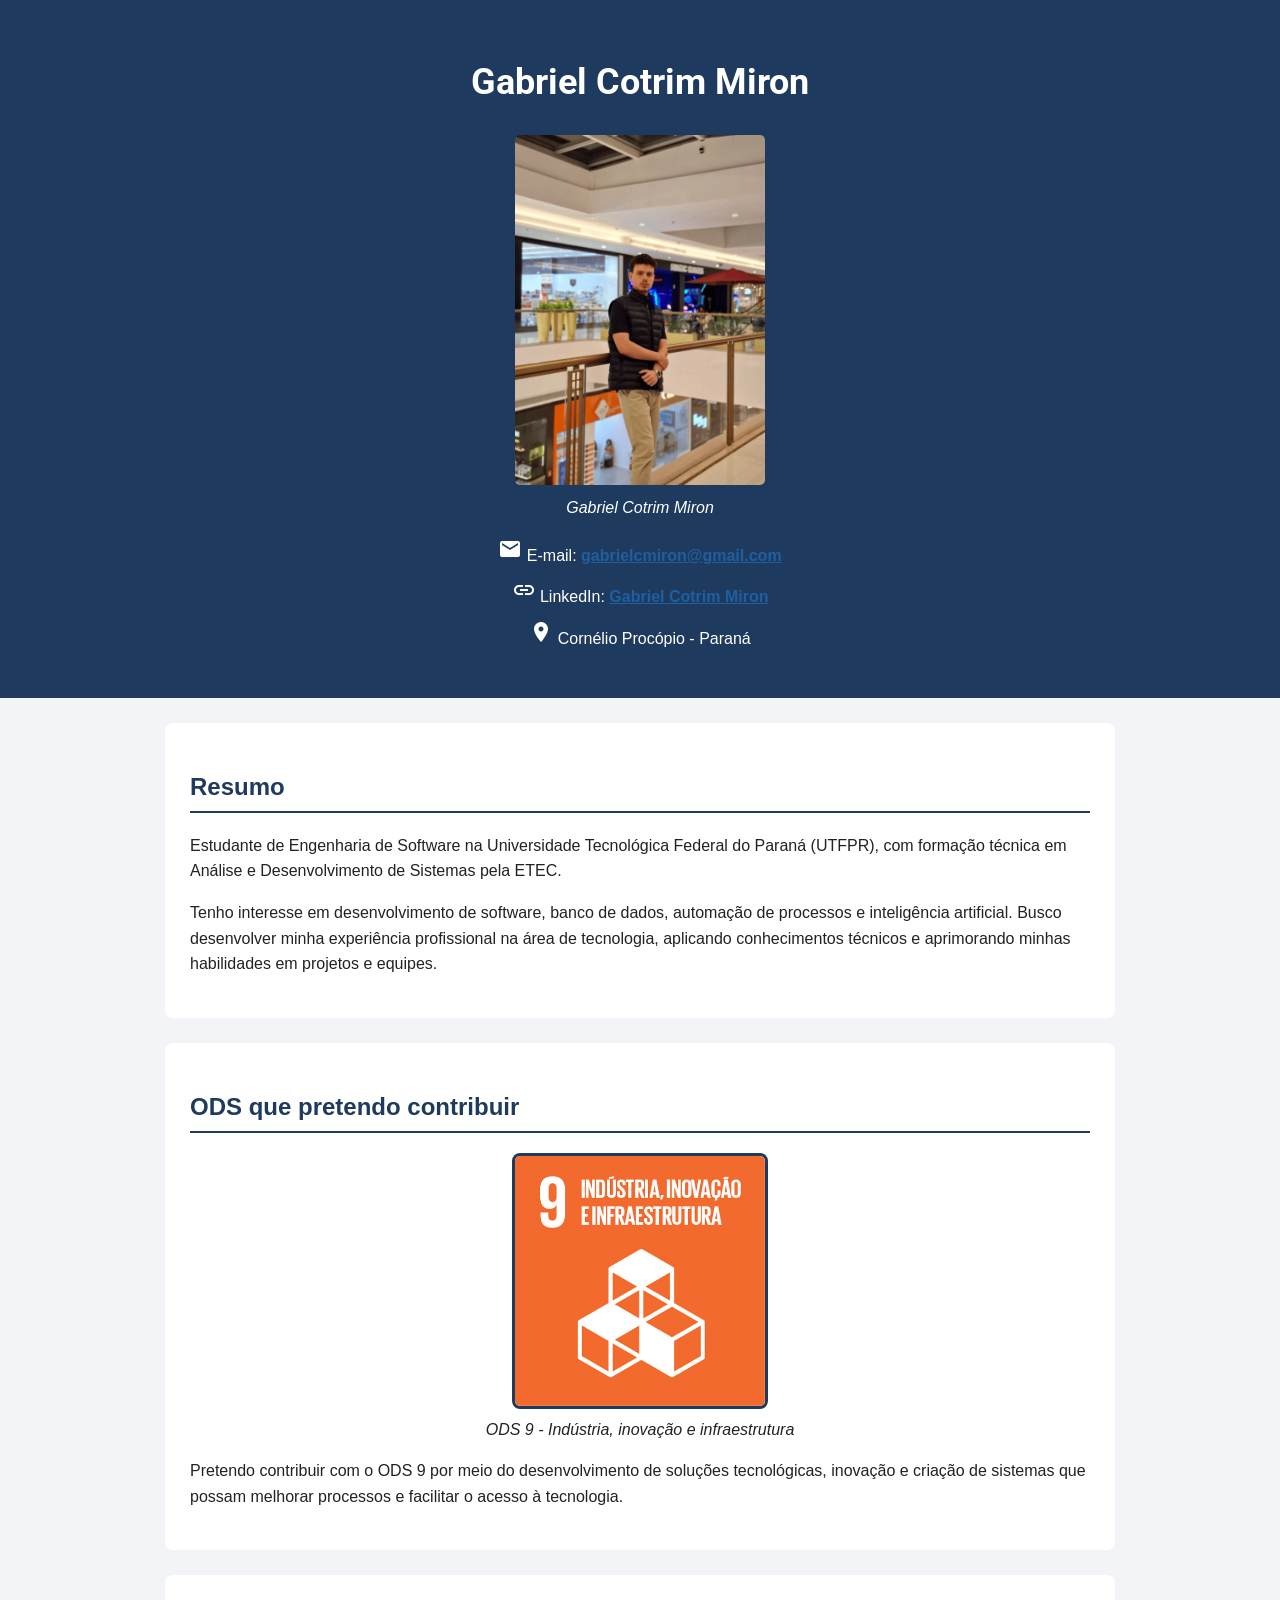
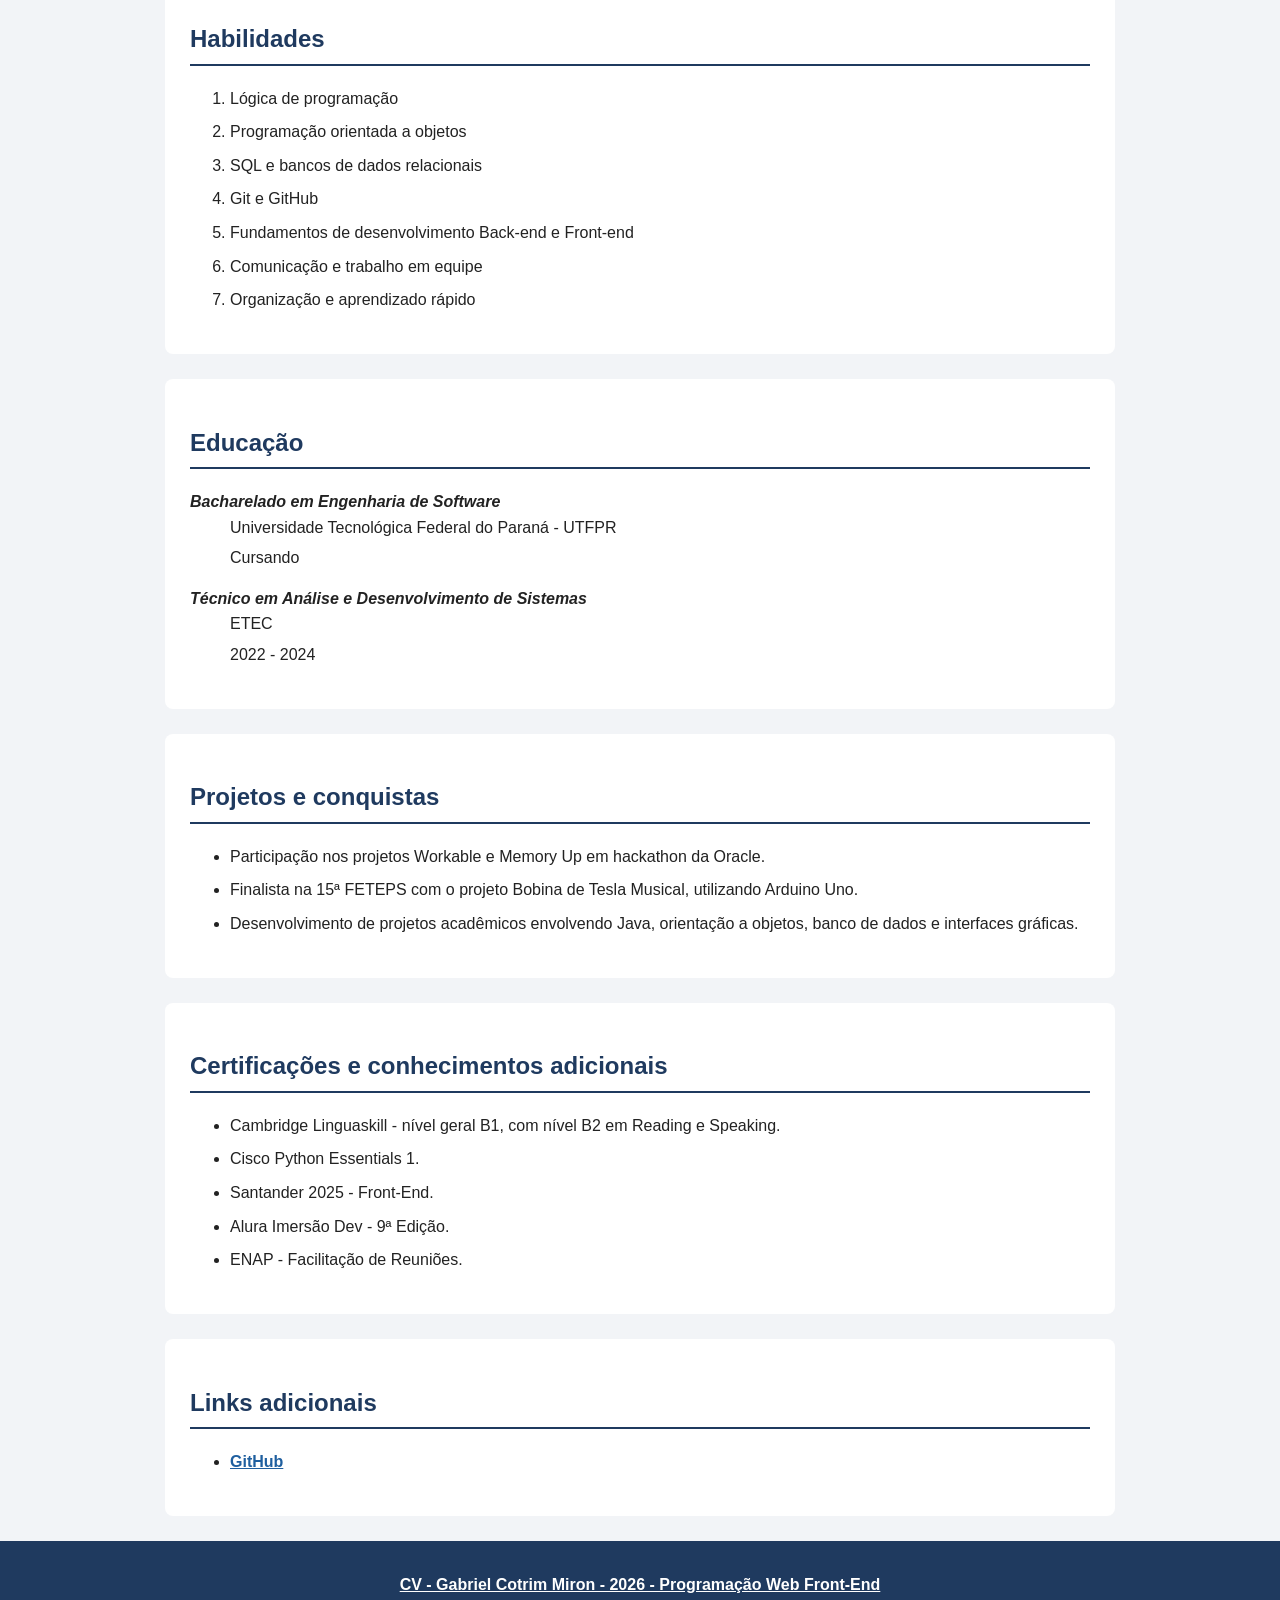
<file: index.html>
<!DOCTYPE html>

<html lang="pt-br">

<head>
    <meta charset="UTF-8">
    <meta name="viewport" content="width=device-width, initial-scale=1.0">
    <title>Gabriel Cotrim Miron</title>

<link href="https://fonts.googleapis.com/icon?family=Material+Icons" rel="stylesheet">
<link rel="stylesheet" href="style.css">

</head>

<body>

<header id="cabecalho">
    <h1>Gabriel Cotrim Miron</h1>

    <figure>
        <img src="figs/foto-gabriel.png" width="250px" height="350px" alt="Foto de Gabriel Cotrim Miron">
        <figcaption>Gabriel Cotrim Miron</figcaption>
    </figure>

    <nav>
        <ul>
            <li>
                <span class="material-icons">email</span>
                E-mail:
                <a href="mailto:gabrielcmiron@gmail.com">
                    gabrielcmiron@gmail.com
                </a>
            </li>

            <li>
                <span class="material-icons">link</span>
                LinkedIn:
                <a href="https://www.linkedin.com/in/gabriel-c-miron/" target="_blank">
                    Gabriel Cotrim Miron
                </a>
            </li>

            <li>
                <span class="material-icons">location_on</span>
                Cornélio Procópio - Paraná
            </li>
        </ul>
    </nav>
</header>

<main>

    <section class="secao">
        <h2>Resumo</h2>

        <p>
            Estudante de Engenharia de Software na Universidade Tecnológica
            Federal do Paraná (UTFPR), com formação técnica em Análise e
            Desenvolvimento de Sistemas pela ETEC.
        </p>

        <p>
            Tenho interesse em desenvolvimento de software, banco de dados,
            automação de processos e inteligência artificial. Busco
            desenvolver minha experiência profissional na área de tecnologia,
            aplicando conhecimentos técnicos e aprimorando minhas habilidades
            em projetos e equipes.
        </p>
    </section>

    <section class="secao">
        <h2>ODS que pretendo contribuir</h2>

        <figure>
            <img src="figs/ods9.png"
                 alt="ODS 9 - Indústria, inovação e infraestrutura"
                 width="250px"
                 height="250px">
            <figcaption>
                ODS 9 - Indústria, inovação e infraestrutura
            </figcaption>
        </figure>

        <p>
            Pretendo contribuir com o ODS 9 por meio do desenvolvimento de
            soluções tecnológicas, inovação e criação de sistemas que possam
            melhorar processos e facilitar o acesso à tecnologia.
        </p>
    </section>

    <section class="secao">
        <h2>Habilidades</h2>

        <ol>
            <li>Lógica de programação</li>
            <li>Programação orientada a objetos</li>
            <li>SQL e bancos de dados relacionais</li>
            <li>Git e GitHub</li>
            <li>Fundamentos de desenvolvimento Back-end e Front-end</li>
            <li>Comunicação e trabalho em equipe</li>
            <li>Organização e aprendizado rápido</li>
        </ol>
    </section>

    <section class="secao">
        <h2>Educação</h2>

        <dl>
            <dt>Bacharelado em Engenharia de Software</dt>
            <dd>Universidade Tecnológica Federal do Paraná - UTFPR</dd>
            <dd>Cursando</dd>

            <dt>Técnico em Análise e Desenvolvimento de Sistemas</dt>
            <dd>ETEC</dd>
            <dd>2022 - 2024</dd>
        </dl>
    </section>

    <section class="secao">
        <h2>Projetos e conquistas</h2>

        <ul>
            <li>
                Participação nos projetos Workable e Memory Up em hackathon
                da Oracle.
            </li>

            <li>
                Finalista na 15ª FETEPS com o projeto Bobina de Tesla Musical,
                utilizando Arduino Uno.
            </li>

            <li>
                Desenvolvimento de projetos acadêmicos envolvendo Java,
                orientação a objetos, banco de dados e interfaces gráficas.
            </li>
        </ul>
    </section>

    <section class="secao">
        <h2>Certificações e conhecimentos adicionais</h2>

        <ul>
            <li>Cambridge Linguaskill - nível geral B1, com nível B2 em Reading e Speaking.</li>
            <li>Cisco Python Essentials 1.</li>
            <li>Santander 2025 - Front-End.</li>
            <li>Alura Imersão Dev - 9ª Edição.</li>
            <li>ENAP - Facilitação de Reuniões.</li>
        </ul>
    </section>

    <section class="secao">
        <h2>Links adicionais</h2>

        <ul>
            <li>
                <a href="https://github.com/GabrielCotrimMiron" target="_blank">
                    GitHub
                </a>
            </li>
        </ul>
    </section>

</main>

<footer>
    <p>CV - Gabriel Cotrim Miron - 2026 - Programação Web Front-End</p>
</footer>

</body>

</html>
</file>
<file: style.css>
@import url('https://fonts.googleapis.com/css2?family=Roboto&display=swap');

body {
background-color: #f2f4f7;
color: #222222;
font-family: Arial, sans-serif;
line-height: 1.6;
margin: 0;
}

#cabecalho {
background-color: #1f3a5f;
color: white;
text-align: center;
padding: 30px;
}

h1 {
font-family: 'Roboto', sans-serif;
font-size: 36px;
margin-bottom: 20px;
}

h2 {
color: #1f3a5f;
border-bottom: 2px solid #1f3a5f;
padding-bottom: 5px;
}

.secao {
background-color: white;
margin: 25px auto;
padding: 25px;
max-width: 900px;
border-radius: 8px;
}

figure {
text-align: center;
}

img {
border-radius: 8px;
}

figcaption {
font-style: italic;
}

nav ul {
list-style-type: none;
padding: 0;
}

nav li {
margin: 10px;
}

a {
color: #1f5f9f;
font-weight: bold;
}

a:hover {
color: #d35400;
}

dt {
font-weight: bold;
font-style: italic;
margin-top: 15px;
}

dd {
margin-bottom: 5px;
}

li {
margin-bottom: 8px;
}

footer {
background-color: #1f3a5f;
color: white;
text-align: center;
padding: 15px;
}

footer p {
font-weight: bold;
text-decoration: underline;
}

img[alt] {
border: 3px solid #1f3a5f;
}
</file>
